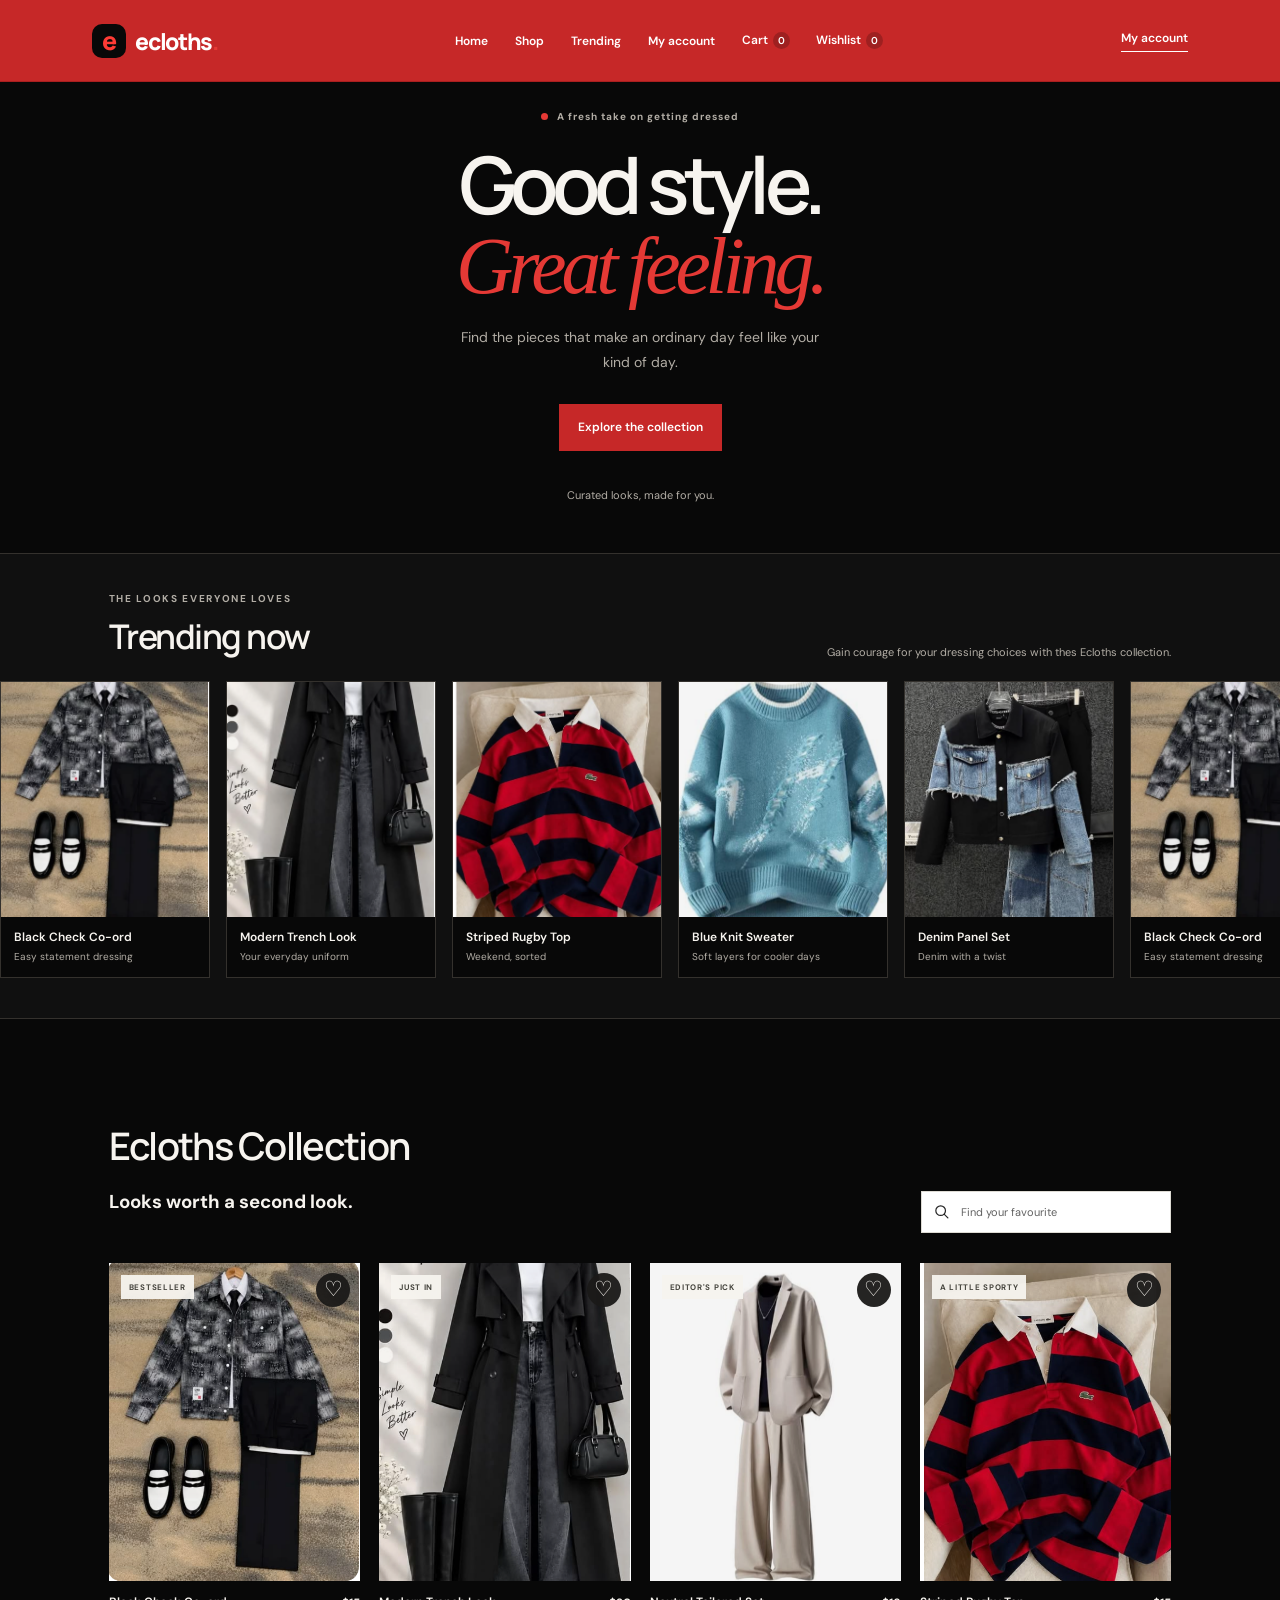
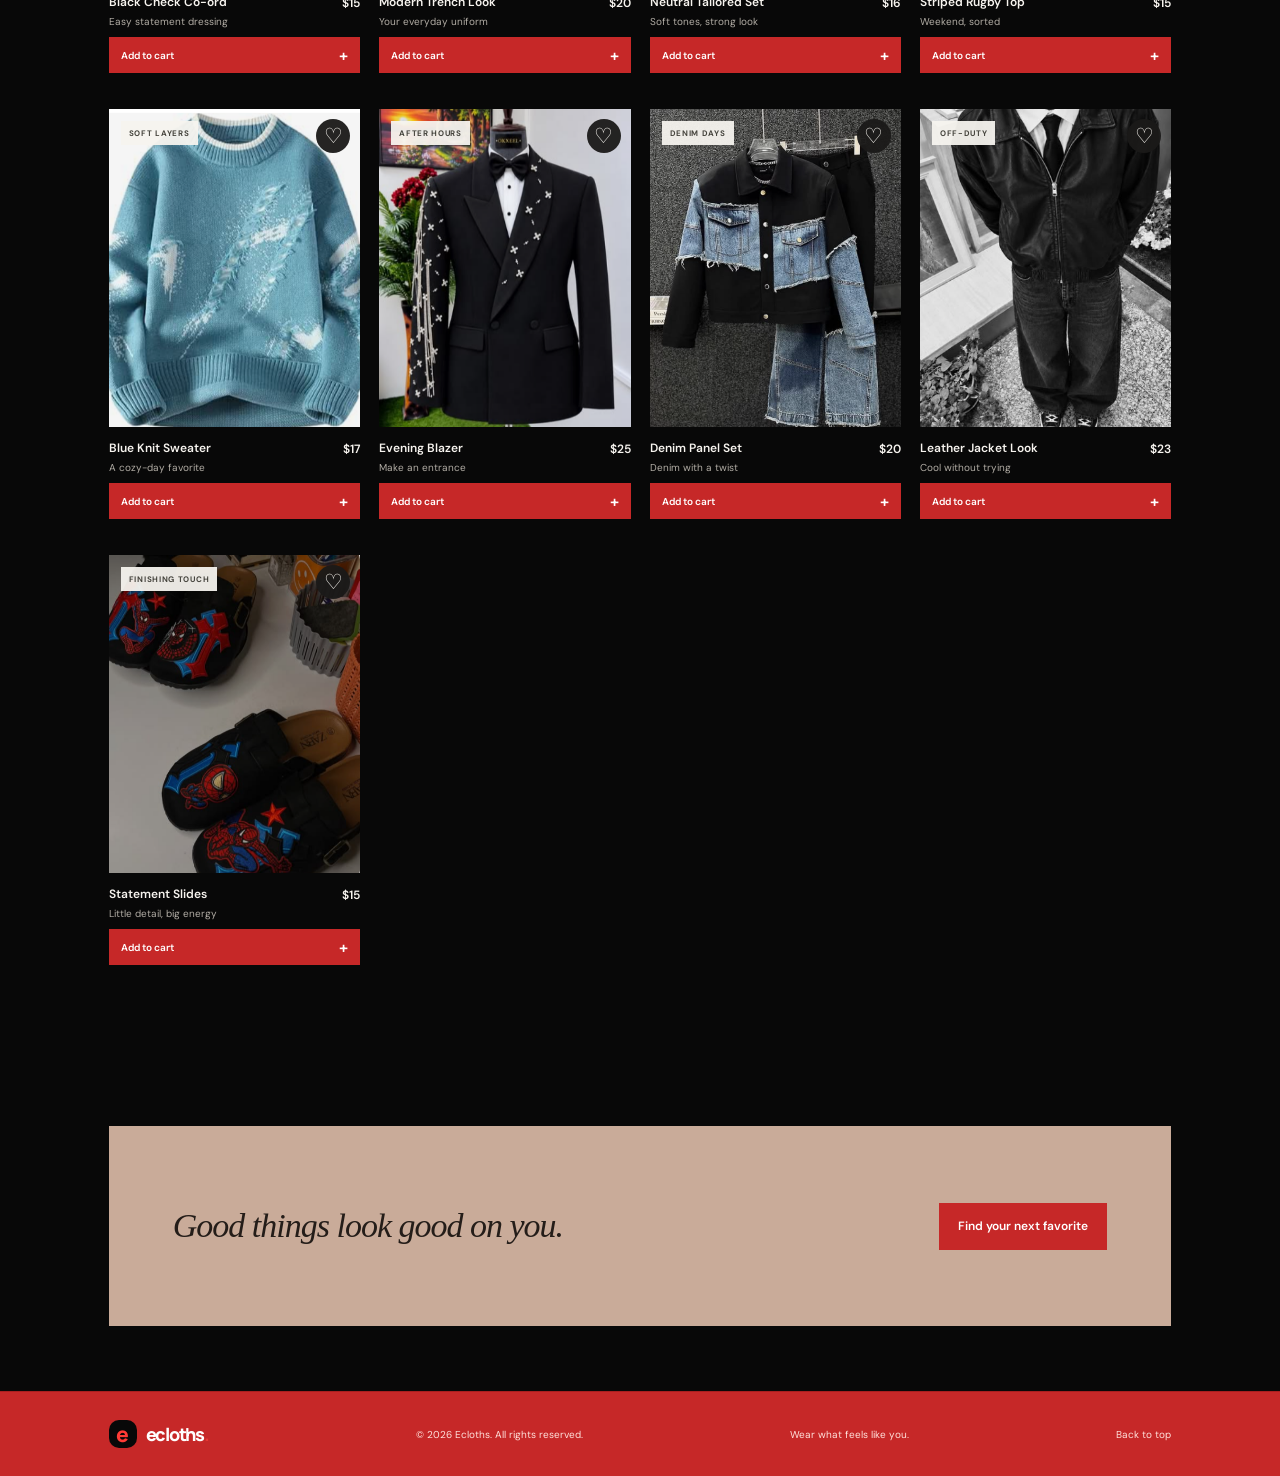
<file: index.html>
<!DOCTYPE html>
<html lang="en">
<head>
  <meta charset="utf-8">
  <meta name="viewport" content="width=device-width, initial-scale=1">
  <meta name="description" content="ecloth-Discover standout outfits and everyday style at Ecloths. Shop curated looks and manage delivery in one place.">
  <meta name="theme-color" content="#c62828">
  <title>ecloths Find your look</title>
  <link rel="icon" type="image/svg+xml" href="favicon.svg">
  <link rel="stylesheet" href="styles.css">
</head>
<body>
  <header class="site-header" id="home">
    <a class="brand" href="#home" aria-label="ecloths home">
      <span class="brand-mark" aria-hidden="true">e</span>
      <span>ecloths<span class="brand-period">.</span></span>
    </a>

    <nav class="main-nav" aria-label="Main navigation">
      <a href="#home">Home</a>
      <a href="#shop">Shop</a>
      <a href="#trending">Trending</a>
      <a href="account.html">My account</a>
      <a href="account.html#cart">Cart <span class="nav-count" id="cart-count">0</span></a>
      <a href="account.html#wishlist">Wishlist <span class="nav-count" id="wishlist-count">0</span></a>
    </nav>

    <a class="header-shop-link" href="account.html">My account</a>
  </header>

  <main>
    <section class="hero" aria-labelledby="hero-title">
      <div class="hero-copy">
        <p class="eyebrow"><span class="eyebrow-dot"></span> A fresh take on getting dressed</p>
        <h1 id="hero-title">Good style.<br><span>Great feeling.</span></h1>
        <p class="hero-description">Find the pieces that make an ordinary day feel like your kind of day.</p>
        <a class="button button-dark" href="#shop">Explore the collection</a>
        <p class="hero-note">Curated looks, made for you.</p>
      </div>
    </section>

    <section class="trending-section" id="trending" aria-labelledby="trending-title">
      <div class="trending-heading">
        <div><p class="eyebrow">THE LOOKS EVERYONE LOVES</p><h2 id="trending-title">Trending now</h2></div>
        <p>Gain courage for your dressing choices with thes Ecloths collection.</p>
      </div>
      <div class="trend-window">
        <div class="trend-track">
          <div class="trend-group">
            <article class="trend-card"><img src="images/pic1.jpg.png" alt="Black patterned shirt and tailored trousers"><div><h3>Black Check Co-ord</h3><p>Easy statement dressing</p></div></article>
            <article class="trend-card"><img src="images/pic2.jpg.png" alt="Long black coat styled with jeans"><div><h3>Modern Trench Look</h3><p>Your everyday uniform</p></div></article>
            <article class="trend-card"><img src="images/pic4.jpg.png" alt="Red and navy striped rugby shirt"><div><h3>Striped Rugby Top</h3><p>Weekend, sorted</p></div></article>
            <article class="trend-card"><img src="images/pic5.jpg.png" alt="Soft blue patterned knit sweater"><div><h3>Blue Knit Sweater</h3><p>Soft layers for cooler days</p></div></article>
            <article class="trend-card"><img src="images/pic7.jpg.png" alt="Black jacket with denim panels"><div><h3>Denim Panel Set</h3><p>Denim with a twist</p></div></article>
          </div>
          <div class="trend-group" aria-hidden="true">
            <article class="trend-card"><img src="images/pic1.jpg.png" alt=""><div><h3>Black Check Co-ord</h3><p>Easy statement dressing</p></div></article>
            <article class="trend-card"><img src="images/pic2.jpg.png" alt=""><div><h3>Modern Trench Look</h3><p>Your everyday uniform</p></div></article>
            <article class="trend-card"><img src="images/pic4.jpg.png" alt=""><div><h3>Striped Rugby Top</h3><p>Weekend, sorted</p></div></article>
            <article class="trend-card"><img src="images/pic5.jpg.png" alt=""><div><h3>Blue Knit Sweater</h3><p>Soft layers for cooler days</p></div></article>
            <article class="trend-card"><img src="images/pic7.jpg.png" alt=""><div><h3>Denim Panel Set</h3><p>Denim with a twist</p></div></article>
          </div>
        </div>
      </div>
    </section>

    <section class="shop-section" id="shop" aria-labelledby="shop-title">
      <div class="section-heading">
        <div>
          <p class="eyebrow"><h2>Ecloths Collection</h2></p>
          <h3 id="shop-title">Looks worth a second look<span>.</span></h3>
        </div>
        <label class="search-box">
          <svg viewBox="0 0 24 24" aria-hidden="true"><circle cx="10.8" cy="10.8" r="6.8"></circle><path d="m16 16 5 5"></path></svg>
          <input id="product-search" type="search" placeholder="Find your favourite" aria-label="Search outfits">
        </label>
      </div>

      <div class="product-grid" id="product-grid">
        <article class="product-card" data-name="black check co-ord shirt trousers">
          <div class="product-image-wrap">
            <img src="images/pic1.jpg.png" alt="Black patterned shirt styled with tailored trousers" loading="lazy">
            <span class="product-tag">BESTSELLER</span>
            <button class="wishlist-button" type="button" aria-label="Add Black Check Co-ord to wishlist" aria-pressed="false">♡</button>
          </div>
          <div class="product-info"><div><h3>Black Check Co-ord</h3><p>Easy statement dressing</p></div><strong>$15</strong></div>
          <button class="add-button" type="button">Add to cart <span aria-hidden="true">+</span></button>
        </article>

        <article class="product-card" data-name="modern trench coat denim black">
          <div class="product-image-wrap">
            <img src="images/pic2.jpg.png" alt="Long black coat styled with jeans and a shoulder bag" loading="lazy">
            <span class="product-tag">JUST IN</span>
            <button class="wishlist-button" type="button" aria-label="Add Modern Trench Look to wishlist" aria-pressed="false">♡</button>
          </div>
          <div class="product-info"><div><h3>Modern Trench Look</h3><p>Your everyday uniform</p></div><strong>$20</strong></div>
          <button class="add-button" type="button">Add to cart <span aria-hidden="true">+</span></button>
        </article>

        <article class="product-card" data-name="neutral tailored set blazer trousers">
          <div class="product-image-wrap">
            <img src="images/pic3.jpg.png" alt="Neutral blazer and matching wide-leg trousers" loading="lazy">
            <span class="product-tag">EDITOR'S PICK</span>
            <button class="wishlist-button" type="button" aria-label="Add Neutral Tailored Set to wishlist" aria-pressed="false">♡</button>
          </div>
          <div class="product-info"><div><h3>Neutral Tailored Set</h3><p>Soft tones, strong look</p></div><strong>$16</strong></div>
          <button class="add-button" type="button">Add to cart <span aria-hidden="true">+</span></button>
        </article>

        <article class="product-card" data-name="striped rugby polo shirt red navy">
          <div class="product-image-wrap">
            <img src="images/pic4.jpg.png" alt="Red and navy striped rugby shirt" loading="lazy">
            <span class="product-tag">A LITTLE SPORTY</span>
            <button class="wishlist-button" type="button" aria-label="Add Striped Rugby Top to wishlist" aria-pressed="false">♡</button>
          </div>
          <div class="product-info"><div><h3>Striped Rugby Top</h3><p>Weekend, sorted</p></div><strong>$15</strong></div>
          <button class="add-button" type="button">Add to cart <span aria-hidden="true">+</span></button>
        </article>

        <article class="product-card" data-name="blue knit sweater jumper">
          <div class="product-image-wrap">
            <img src="images/pic5.jpg.png" alt="Soft blue patterned knit sweater" loading="lazy">
            <span class="product-tag">SOFT LAYERS</span>
            <button class="wishlist-button" type="button" aria-label="Add Blue Knit Sweater to wishlist" aria-pressed="false">♡</button>
          </div>
          <div class="product-info"><div><h3>Blue Knit Sweater</h3><p>A cozy-day favorite</p></div><strong>$17</strong></div>
          <button class="add-button" type="button">Add to cart <span aria-hidden="true">+</span></button>
        </article>

        <article class="product-card" data-name="evening blazer black suit formal">
          <div class="product-image-wrap">
            <img src="images/pic6.jpg.png" alt="Black formal blazer with embroidered details" loading="lazy">
            <span class="product-tag">AFTER HOURS</span>
            <button class="wishlist-button" type="button" aria-label="Add Evening Blazer to wishlist" aria-pressed="false">♡</button>
          </div>
          <div class="product-info"><div><h3>Evening Blazer</h3><p>Make an entrance</p></div><strong>$25</strong></div>
          <button class="add-button" type="button">Add to cart <span aria-hidden="true">+</span></button>
        </article>

        <article class="product-card" data-name="denim panel set jacket jeans">
          <div class="product-image-wrap">
            <img src="images/pic7.jpg.png" alt="Black jacket with denim panels and matching jeans" loading="lazy">
            <span class="product-tag">DENIM DAYS</span>
            <button class="wishlist-button" type="button" aria-label="Add Denim Panel Set to wishlist" aria-pressed="false">♡</button>
          </div>
          <div class="product-info"><div><h3>Denim Panel Set</h3><p>Denim with a twist</p></div><strong>$20</strong></div>
          <button class="add-button" type="button">Add to cart <span aria-hidden="true">+</span></button>
        </article>

        <article class="product-card" data-name="leather jacket look black">
          <div class="product-image-wrap">
            <img src="images/pic8.jpg.png" alt="Black leather jacket and dark denim outfit" loading="lazy">
            <span class="product-tag">OFF-DUTY</span>
            <button class="wishlist-button" type="button" aria-label="Add Leather Jacket Look to wishlist" aria-pressed="false">♡</button>
          </div>
          <div class="product-info"><div><h3>Leather Jacket Look</h3><p>Cool without trying</p></div><strong>$23</strong></div>
          <button class="add-button" type="button">Add to cart <span aria-hidden="true">+</span></button>
        </article>

        <article class="product-card" data-name="statement slides clogs shoes">
          <div class="product-image-wrap">
            <img src="images/clogs2.png" alt="Black statement slides with colorful graphic details" loading="lazy">
            <span class="product-tag">FINISHING TOUCH</span>
            <button class="wishlist-button" type="button" aria-label="Add Statement Slides to wishlist" aria-pressed="false">♡</button>
          </div>
          <div class="product-info"><div><h3>Statement Slides</h3><p>Little detail, big energy</p></div><strong>$15</strong></div>
          <button class="add-button" type="button">Add to cart <span aria-hidden="true">+</span></button>
        </article>
      </div>
      <p class="empty-search" id="empty-search" hidden>The clothing is currently unavailable in the store.</p>
    </section>

    <section class="style-note">
      <h2>Good things look good on you.</h2>
      <a class="button button-light" href="#shop">Find your next favorite</a>
    </section>
  </main>

  <footer class="site-footer">
    <a class="brand footer-brand" href="#home"><span class="brand-mark" aria-hidden="true">e</span><span>ecloths<span class="brand-period">.</span></span></a>
    <p>© 2026 Ecloths. All rights reserved.</p>
    <p>Wear what feels like you.</p>
    <a href="#home">Back to top</a>
  </footer>

  <div class="toast" id="toast" role="status" aria-live="polite"></div>
  <script src="store.js"></script>
  <script src="script.js"></script>
</body>
</html>
</file>
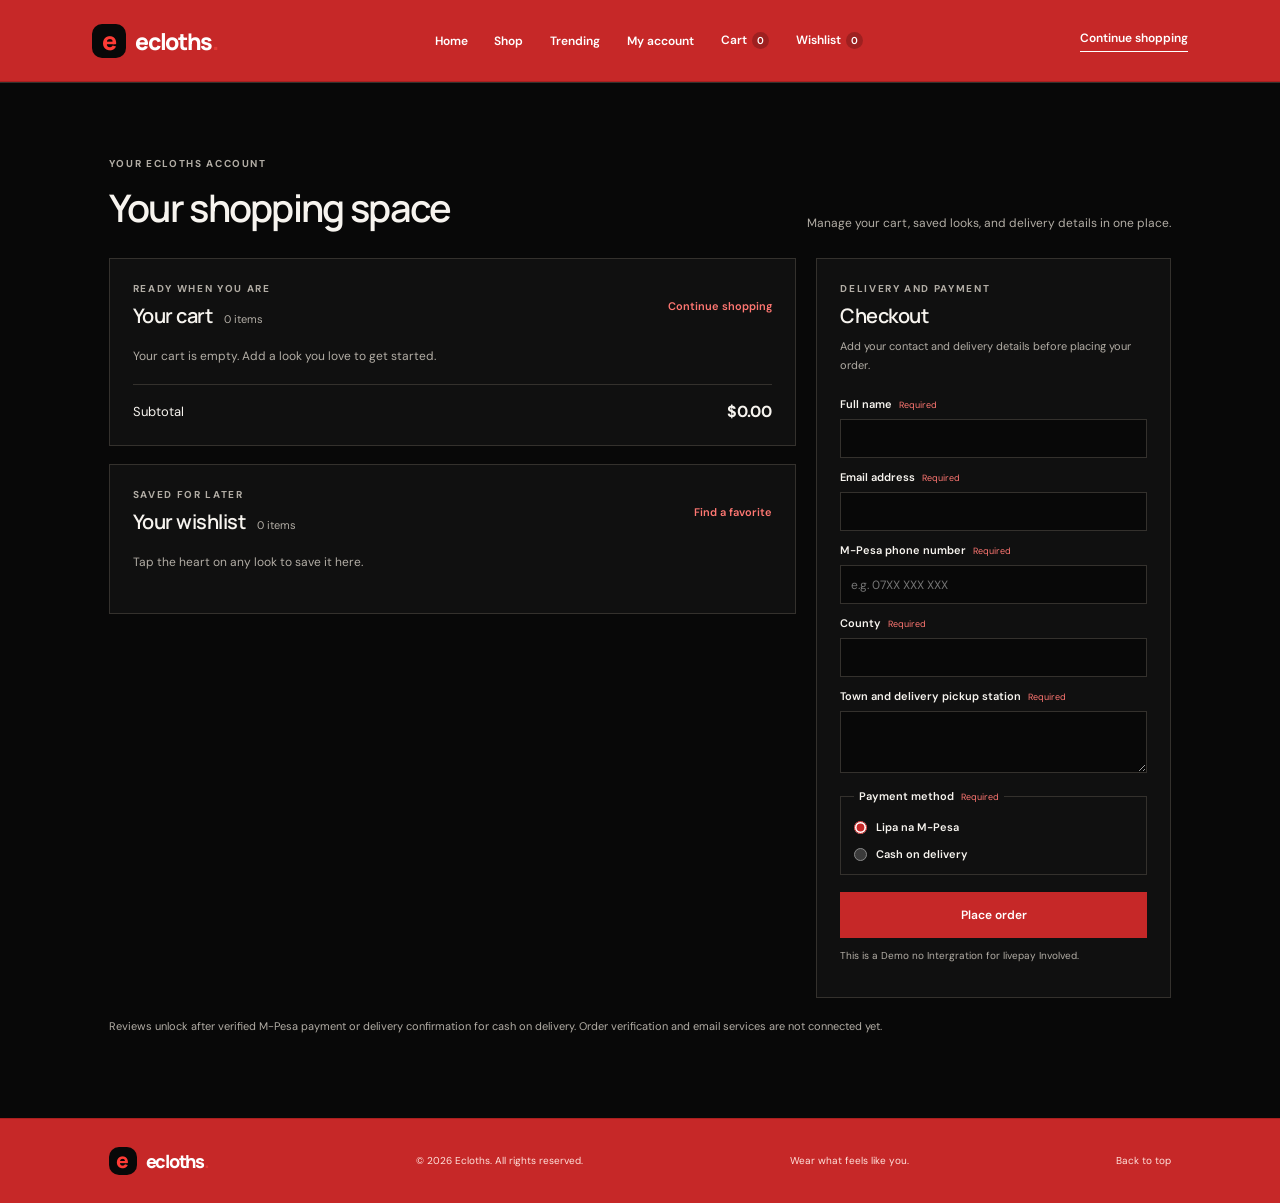
<file: account.html>
<!DOCTYPE html>
<html lang="en">
<head>
  <meta charset="utf-8">
  <meta name="viewport" content="width=device-width, initial-scale=1">
  <meta name="description" content="Manage your Ecloths cart, wishlist, and delivery details.">
  <meta name="theme-color" content="#c62828">
  <title>My account — Ecloths</title>
  <link rel="icon" type="image/svg+xml" href="favicon.svg">
  <link rel="stylesheet" href="styles.css">
</head>
<body>
  <header class="site-header" id="home">
    <a class="brand" href="index.html" aria-label="Ecloths home">
      <span class="brand-mark" aria-hidden="true">e</span>
      <span>ecloths<span class="brand-period">.</span></span>
    </a>
    <nav class="main-nav" aria-label="Main navigation">
      <a href="index.html">Home</a>
      <a href="index.html#shop">Shop</a>
      <a href="index.html#trending">Trending</a>
      <a href="#account" aria-current="page">My account</a>
      <a href="#cart">Cart <span class="nav-count" id="cart-count">0</span></a>
      <a href="#wishlist">Wishlist <span class="nav-count" id="wishlist-count">0</span></a>
    </nav>
    <a class="header-shop-link" href="index.html#shop">Continue shopping</a>
  </header>

  <main class="account-page" id="account">
    <section class="account-section" aria-labelledby="account-title">
      <div class="section-heading account-heading">
        <div>
          <p class="eyebrow">YOUR Ecloths ACCOUNT</p>
          <h1 id="account-title">Your shopping space</h1>
        </div>
        <p class="account-intro">Manage your cart, saved looks, and delivery details in one place.</p>
      </div>
      <div class="account-layout">
        <div class="account-main">
          <section class="account-panel" id="cart" aria-labelledby="cart-title">
            <div class="panel-heading">
              <div><p class="eyebrow">READY WHEN YOU ARE</p><h2 id="cart-title">Your cart <span class="panel-count" id="cart-panel-count">0 items</span></h2></div>
              <a href="index.html#shop">Continue shopping</a>
            </div>
            <div id="cart-items" class="cart-items" aria-live="polite"></div>
            <p class="empty-message" id="cart-empty">Your cart is empty. Add a look you love to get started.</p>
            <div class="cart-total"><span>Subtotal</span><strong id="cart-total">$0.00</strong></div>
          </section>

          <section class="account-panel" id="wishlist" aria-labelledby="wishlist-title">
            <div class="panel-heading">
              <div><p class="eyebrow">SAVED FOR LATER</p><h2 id="wishlist-title">Your wishlist <span class="panel-count" id="wishlist-panel-count">0 items</span></h2></div>
              <a href="index.html#shop">Find a favorite</a>
            </div>
            <div id="wishlist-items" class="wishlist-items" aria-live="polite"></div>
            <p class="empty-message" id="wishlist-empty">Tap the heart on any look to save it here.</p>
          </section>
        </div>

        <aside class="account-panel checkout-panel" aria-labelledby="checkout-title">
          <p class="eyebrow">DELIVERY AND PAYMENT</p>
          <h2 id="checkout-title">Checkout</h2>
          <p class="checkout-intro">Add your contact and delivery details before placing your order.</p>
          <form id="checkout-form">
            <label for="customer-name">Full name <span class="required-label">Required</span></label>
            <input id="customer-name" name="name" autocomplete="name" required>
            <label for="customer-email">Email address <span class="required-label">Required</span></label>
            <input id="customer-email" name="email" type="email" autocomplete="email" required>
            <label for="customer-phone">M-Pesa phone number <span class="required-label">Required</span></label>
            <input id="customer-phone" name="phone" type="tel" autocomplete="tel" placeholder="e.g. 07XX XXX XXX" required>
            <label for="delivery-county">County <span class="required-label">Required</span></label>
            <input id="delivery-county" name="county" autocomplete="address-level1" required>
            <label for="delivery-location">Town and delivery pickup station <span class="required-label">Required</span></label>
            <textarea id="delivery-location" name="address" autocomplete="street-address" rows="3" required></textarea>
            <fieldset class="payment-methods">
              <legend>Payment method <span class="required-label">Required</span></legend>
              <label><input type="radio" name="paymentMethod" value="mpesa" checked required> Lipa na M-Pesa</label>
              <label><input type="radio" name="paymentMethod" value="cod" required> Cash on delivery</label>
            </fieldset>
            <button class="button checkout-button" type="submit">Place order</button>
            <p class="payment-note">This is a Demo no Intergration for livepay Involved.</p>
            <p class="checkout-message" id="checkout-message" role="status" aria-live="polite"></p>
          </form>
        </aside>
      </div>
      <p class="review-access-note" id="review-access-status" role="status" aria-live="polite">Reviews unlock after an M-Pesa payment is verified or a cash-on-delivery order is marked delivered.</p>
      <section class="account-panel review-access-panel" id="review-panel" aria-labelledby="review-title" hidden>
        <p class="eyebrow">YOUR COMPLETED ORDERS</p>
        <h2 id="review-title">Review a purchase</h2>
        <form class="review-form" id="review-form">
          <label for="review-order">Completed order</label>
          <select id="review-order" name="orderId" required>
            <option value="">Choose an order</option>
          </select>
          <label for="review-product">Purchased item</label>
          <select id="review-product" name="productId" required disabled>
            <option value="">Choose an item</option>
          </select>
          <fieldset class="star-rating">
            <legend>Your rating <span class="required-label">Required</span></legend>
            <div class="star-rating-options">
              <input id="review-rating-5" name="rating" type="radio" value="5" required>
              <label for="review-rating-5" aria-label="5 stars">★</label>
              <input id="review-rating-4" name="rating" type="radio" value="4">
              <label for="review-rating-4" aria-label="4 stars">★</label>
              <input id="review-rating-3" name="rating" type="radio" value="3">
              <label for="review-rating-3" aria-label="3 stars">★</label>
              <input id="review-rating-2" name="rating" type="radio" value="2">
              <label for="review-rating-2" aria-label="2 stars">★</label>
              <input id="review-rating-1" name="rating" type="radio" value="1">
              <label for="review-rating-1" aria-label="1 star">★</label>
            </div>
          </fieldset>
          <label for="review-comment">Your review</label>
          <textarea id="review-comment" name="comment" rows="4" maxlength="600" required></textarea>
          <button class="button review-submit" type="submit">Submit review</button>
          <p class="review-note">The review service must confirm delivery to both the customer and the store.</p>
          <p class="checkout-message" id="review-message" role="status" aria-live="polite"></p>
        </form>
      </section>
    </section>
  </main>

  <footer class="site-footer">
    <a class="brand footer-brand" href="index.html"><span class="brand-mark" aria-hidden="true">e</span><span>ecloths<span class="brand-period">.</span></span></a>
    <p>© 2026 Ecloths. All rights reserved.</p>
    <p>Wear what feels like you.</p>
    <a href="#home">Back to top</a>
  </footer>

  <div class="toast" id="toast" role="status" aria-live="polite"></div>
  <script src="store.js"></script>
  <script src="script.js"></script>
</body>
</html>
</file>
<file: styles.css>
@import url("https://fonts.googleapis.com/css2?family=DM+Sans:wght@400;500;600;700&family=Manrope:wght@400;500;600;700;800&display=swap");

:root {
  color-scheme: dark;
  --paper: #080808;
  --ink: #f7f4ef;
  --muted: #b2ada5;
  --line: #34312d;
  --accent: #e53935;
  --red: #c62828;
  --serif: Georgia, "Times New Roman", serif;
  font-family: "DM Sans", Arial, sans-serif;
  color: var(--ink);
  background: var(--paper);
  font-synthesis: none;
  text-rendering: optimizeLegibility;
}

* {
  box-sizing: border-box;
}

html {
  scroll-behavior: smooth;
}

body {
  min-width: 320px;
  margin: 0;
  background: var(--paper);
}

button,
input {
  font: inherit;
}

a {
  color: inherit;
  text-decoration: none;
}

button:focus-visible,
a:focus-visible,
input:focus-visible,
select:focus-visible,
textarea:focus-visible {
  outline: 2px solid var(--accent);
  outline-offset: 4px;
}

.site-header {
  position: fixed;
  z-index: 2;
  display: flex;
  width: 100%;
  min-height: 82px;
  align-items: center;
  justify-content: space-between;
  gap: 28px;
  padding: 0 7.2%;
  border-bottom: 1px solid #a91f1f;
  background: var(--red);
  color: #fff;
}

.brand {
  display: inline-flex;
  flex: 0 0 auto;
  align-items: center;
  gap: 9px;
  font-family: "Manrope", Arial, sans-serif;
  font-size: 23px;
  font-weight: 800;
  letter-spacing: -1.3px;
}

.brand-mark {
  display: grid;
  width: 34px;
  height: 34px;
  place-items: center;
  border-radius: 10px;
  background: #080808;
  color: #ff3b35;
  font-family: "Manrope", Arial, sans-serif;
  font-size: 25px;
  font-weight: 800;
  line-height: 1;
  letter-spacing: 0;
}

.brand-period,
.section-heading h2 span {
  color: var(--accent);
}

.main-nav {
  display: flex;
  align-items: center;
  justify-content: center;
  gap: clamp(14px, 2.1vw, 29px);
}

.main-nav a,
.header-shop-link {
  font-size: 12px;
  font-weight: 600;
  white-space: nowrap;
}

.main-nav a {
  transition: color 160ms ease;
}

.main-nav a:hover,
.header-shop-link:hover {
  color: #ffd2ca;
}

.nav-count {
  display: inline-grid;
  min-width: 17px;
  height: 17px;
  margin-left: 2px;
  padding: 0 4px;
  place-items: center;
  border-radius: 20px;
  background: rgba(0, 0, 0, 0.2);
  color: #fff;
  font-size: 10px;
}

.header-shop-link {
  padding-bottom: 5px;
  border-bottom: 1px solid currentColor;
}

.header-shop-link span {
  margin-left: 5px;
}

.hero {
  display: grid;
  min-height: 420px;
  place-items: center;
  padding: 110px 8% 40px;
}

.hero-copy {
  position: relative;
  z-index: 1;
  max-width: 680px;
  text-align: center;
}

.eyebrow {
  margin: 0 0 16px;
  color: var(--muted);
  font-size: 10px;
  font-weight: 700;
  letter-spacing: 1.65px;
  text-transform: uppercase;
}

.hero-copy .eyebrow {
  display: flex;
  align-items: center;
  justify-content: center;
  gap: 9px;
  letter-spacing: 1px;
  text-transform: none;
}

.eyebrow-dot {
  width: 7px;
  height: 7px;
  border-radius: 50%;
  background: var(--accent);
}

.hero h1 {
  margin: 22px 0 20px;
  font-family: "Manrope", Arial, sans-serif;
  font-size: clamp(48px, 6.2vw, 82px);
  font-weight: 600;
  letter-spacing: -5.8px;
  line-height: 0.99;
}

.hero h1 span {
  color: var(--accent);
  font-family: var(--serif);
  font-weight: 400;
  font-style: italic;
  letter-spacing: -5px;
}

.hero-description {
  max-width: 360px;
  margin: 0 auto 28px;
  color: var(--muted);
  font-size: 14px;
  line-height: 1.8;
}

.button {
  display: inline-flex;
  min-height: 47px;
  align-items: center;
  justify-content: center;
  gap: 25px;
  padding: 0 19px;
  font-size: 12px;
  font-weight: 600;
  transition: transform 160ms ease, background 160ms ease;
}

.button:hover {
  transform: translateY(-2px);
}

.button-dark {
  background: var(--red);
  color: #fff;
}

.button-dark:hover {
  background: #a91f1f;
}

.hero-note {
  margin-top: 37px;
  color: var(--muted);
  font-size: 11px;
}

.trending-section {
  padding: 38px 0 40px;
  overflow: hidden;
  border-top: 1px solid var(--line);
  border-bottom: 1px solid var(--line);
  background: #101010;
  scroll-margin-top: 105px;
}

.trending-heading > p {
  margin: 0;
  color: var(--muted);
  font-size: 11px;
}

.trending-heading {
  display: flex;
  align-items: end;
  justify-content: space-between;
  gap: 20px;
  margin: 0 8.5% 22px;
}

.trending-heading .eyebrow {
  margin-bottom: 8px;
}

.trending-heading h2 {
  margin: 0;
  font-family: "Manrope", Arial, sans-serif;
  font-size: clamp(24px, 3vw, 34px);
  font-weight: 600;
  letter-spacing: -1.5px;
}

.trending-heading > a {
  color: #ff7772;
  font-size: 11px;
  font-weight: 600;
}

.trend-window {
  overflow: hidden;
}

.trend-track,
.trend-group {
  display: flex;
  width: max-content;
  align-items: center;
}

.trend-track {
  animation: trend-scroll 46s linear infinite;
}

.trend-window:hover .trend-track,
.trend-window:focus-within .trend-track {
  animation-play-state: paused;
}

.trend-group {
  gap: 16px;
  padding-right: 16px;
}

.trend-card {
  width: 210px;
  flex: 0 0 auto;
  overflow: hidden;
  border: 1px solid var(--line);
  background: var(--paper);
}

.trend-card img {
  display: block;
  width: 100%;
  height: 235px;
  object-fit: cover;
}

.trend-card > div {
  padding: 12px 13px 14px;
}

.trend-card h3 {
  margin: 0 0 5px;
  font-size: 12px;
  font-weight: 600;
}

.trend-card p {
  margin: 0;
  color: var(--muted);
  font-size: 10px;
}

@keyframes trend-scroll {
  to {
    transform: translateX(-50%);
  }
}

.shop-section {
  padding: 89px 8.5% 96px;
  scroll-margin-top: 105px;
}

.section-heading {
  display: flex;
  align-items: end;
  justify-content: space-between;
  gap: 24px;
  margin-bottom: 30px;
}

.section-heading .eyebrow {
  margin-bottom: 11px;
}

.section-heading h2,
.account-heading h1 {
  margin: 0;
  font-family: "Manrope", Arial, sans-serif;
  font-size: clamp(25px, 3.2vw, 38px);
  font-weight: 600;
  letter-spacing: -1.7px;
}

.search-box {
  display: flex;
  width: min(250px, 100%);
  height: 42px;
  align-items: center;
  gap: 9px;
  padding: 0 11px;
  border: 1px solid #dedbd4;
  background: #fff;
}

.search-box svg {
  width: 17px;
  height: 17px;
  flex: 0 0 auto;
  fill: none;
  stroke: #242424;
  stroke-linecap: round;
  stroke-width: 1.7;
}

.search-box input {
  width: 100%;
  min-width: 0;
  border: 0;
  outline: 0;
  background: transparent;
  color: #171717;
  font-size: 11px;
}

.search-box input::placeholder {
  color: #626262;
}

.product-grid {
  display: grid;
  grid-template-columns: repeat(4, minmax(0, 1fr));
  gap: 36px 19px;
}

.product-card[hidden] {
  display: none;
}

.product-image-wrap {
  position: relative;
  aspect-ratio: 0.79;
  overflow: hidden;
  background: #e9e6df;
}

.product-image-wrap img {
  display: block;
  width: 100%;
  height: 100%;
  object-fit: cover;
  transition: transform 400ms cubic-bezier(0.2, 0.7, 0.2, 1);
}

.product-card:hover .product-image-wrap img {
  transform: scale(1.035);
}

.product-tag {
  position: absolute;
  top: 12px;
  left: 12px;
  padding: 7px 8px;
  background: rgba(247, 245, 240, 0.94);
  color: #45443d;
  font-size: 8px;
  font-weight: 700;
  letter-spacing: 0.7px;
}

.wishlist-button {
  position: absolute;
  top: 10px;
  right: 10px;
  display: grid;
  width: 34px;
  height: 34px;
  place-items: center;
  border: 0;
  border-radius: 50%;
  background: rgba(27, 26, 25, 0.95);
  color: var(--ink);
  cursor: pointer;
  font-size: 21px;
  line-height: 1;
  transition: color 150ms ease, transform 150ms ease;
}

.wishlist-button:hover {
  transform: scale(1.08);
}

.wishlist-button[aria-pressed="true"] {
  color: var(--accent);
}

.product-info {
  display: flex;
  align-items: start;
  justify-content: space-between;
  gap: 8px;
  padding: 13px 0 9px;
}

.product-info h3 {
  margin: 0 0 5px;
  font-size: 12px;
  font-weight: 600;
}

.product-info p {
  margin: 0;
  color: var(--muted);
  font-size: 10px;
}

.product-info strong {
  flex: 0 0 auto;
  padding-top: 1px;
  font-size: 12px;
  font-weight: 600;
}

.add-button {
  display: flex;
  width: 100%;
  min-height: 36px;
  align-items: center;
  justify-content: space-between;
  padding: 0 11px;
  border: 1px solid var(--red);
  background: var(--red);
  color: #fff;
  cursor: pointer;
  font-size: 10px;
  font-weight: 600;
  transition: background 150ms ease, border-color 150ms ease, color 150ms ease;
}

.add-button span {
  font-size: 16px;
}

.add-button:hover {
  border-color: #a91f1f;
  background: #a91f1f;
  color: white;
}

.empty-search {
  padding: 28px 0;
  color: var(--muted);
  font-size: 13px;
  text-align: center;
}

.review-form {
  display: grid;
  gap: 9px;
  padding: 22px;
  border: 1px solid var(--line);
  background: #101010;
}

.review-form > label:not(.purchase-confirmation) {
  margin-top: 3px;
  font-size: 11px;
  font-weight: 600;
}

.review-form input:not([type="checkbox"]):not([type="radio"]),
.review-form select,
.review-form textarea {
  width: 100%;
  min-height: 39px;
  padding: 9px 10px;
  border: 1px solid var(--line);
  border-radius: 0;
  background: #fff;
  color: #171717;
  font: inherit;
  font-size: 12px;
}

.star-rating {
  min-width: 0;
  margin: 0;
  padding: 0;
  border: 0;
}

.star-rating legend {
  margin-bottom: 8px;
  font-size: 11px;
  font-weight: 600;
}

.star-rating-options {
  display: flex;
  flex-direction: row-reverse;
  justify-content: flex-end;
  gap: 5px;
}

.star-rating-options input {
  position: absolute;
  width: 1px;
  height: 1px;
  overflow: hidden;
  clip: rect(0, 0, 0, 0);
  white-space: nowrap;
  clip-path: inset(50%);
}

.star-rating-options label {
  color: #777;
  cursor: pointer;
  font-size: 30px;
  line-height: 1;
}

.star-rating-options input:checked + label,
.star-rating-options input:checked ~ label {
  color: #f5c542;
}

.star-rating-options input:focus-visible + label {
  outline: 2px solid var(--accent);
  outline-offset: 3px;
}

.star-rating-options label:hover {
  color: #f5c542;
}

.review-form textarea {
  resize: vertical;
}

.review-submit {
  border: 0;
  background: var(--red);
  color: #fff;
  cursor: pointer;
}

.review-submit:hover {
  background: #a91f1f;
}

.review-note {
  margin: 3px 0 0;
  color: var(--muted);
  font-size: 10px;
  line-height: 1.6;
}

.account-section {
  padding: 74px 8.5% 82px;
  border-top: 1px solid var(--line);
  scroll-margin-top: 125px;
}

.account-page {
  padding-top: 82px;
}

.account-heading {
  margin-bottom: 25px;
}

.account-intro,
.checkout-intro {
  max-width: 380px;
  margin: 0;
  color: var(--muted);
  font-size: 12px;
  line-height: 1.7;
}

.account-layout {
  display: grid;
  grid-template-columns: minmax(0, 1.55fr) minmax(265px, 0.8fr);
  align-items: start;
  gap: 20px;
}

.account-main {
  display: grid;
  gap: 18px;
}

.account-panel {
  min-width: 0;
  padding: 23px;
  border: 1px solid var(--line);
  background: #101010;
  scroll-margin-top: 125px;
}

.panel-heading {
  display: flex;
  align-items: center;
  justify-content: space-between;
  gap: 12px;
  margin-bottom: 18px;
}

.panel-heading .eyebrow,
.checkout-panel > .eyebrow {
  margin-bottom: 7px;
}

.panel-heading h2,
.checkout-panel h2 {
  margin: 0;
  font-family: "Manrope", Arial, sans-serif;
  font-size: 20px;
  font-weight: 600;
  letter-spacing: -0.5px;
}

.panel-heading > a {
  color: #ff7772;
  font-size: 11px;
  font-weight: 600;
}

.panel-count {
  margin-left: 8px;
  color: var(--muted);
  font-family: "DM Sans", Arial, sans-serif;
  font-size: 11px;
  font-weight: 400;
  letter-spacing: 0;
}

.cart-row,
.wishlist-row {
  display: flex;
  min-width: 0;
  align-items: center;
  gap: 14px;
  padding: 13px 0;
  border-top: 1px solid var(--line);
}

.cart-row img,
.wishlist-row img {
  width: 58px;
  height: 70px;
  flex: 0 0 auto;
  object-fit: cover;
  background: #222;
}

.cart-product {
  min-width: 0;
  flex: 1 1 auto;
}

.cart-product h3 {
  margin: 0 0 5px;
  font-size: 12px;
  font-weight: 600;
}

.cart-product p {
  margin: 0;
  color: var(--muted);
  font-size: 11px;
}

.quantity-control {
  display: inline-flex;
  align-items: center;
  gap: 10px;
  padding: 4px;
  border: 1px solid var(--line);
  font-size: 12px;
}

.quantity-control button {
  width: 25px;
  height: 25px;
  border: 0;
  background: #242424;
  color: var(--ink);
  cursor: pointer;
}

.row-total {
  min-width: 62px;
  font-size: 12px;
  text-align: right;
}

.remove-button {
  padding: 5px 0;
  border: 0;
  background: none;
  color: var(--muted);
  cursor: pointer;
  font-size: 10px;
  text-decoration: underline;
  text-underline-offset: 3px;
}

.remove-button:hover {
  color: #ff7772;
}

.empty-message {
  margin: 4px 0 18px;
  color: var(--muted);
  font-size: 12px;
  line-height: 1.6;
}

.empty-message[hidden] {
  display: none;
}

.cart-total {
  display: flex;
  align-items: center;
  justify-content: space-between;
  padding-top: 16px;
  border-top: 1px solid var(--line);
  font-size: 13px;
}

.cart-total strong {
  font-size: 16px;
}

.checkout-panel {
  position: sticky;
  top: 105px;
}

.checkout-intro {
  margin: 8px 0 19px;
  font-size: 11px;
}

.checkout-panel form {
  display: grid;
  gap: 8px;
}

.payment-methods {
  display: grid;
  gap: 9px;
  margin: 8px 0 0;
  padding: 13px;
  border: 1px solid var(--line);
}

.payment-methods legend {
  padding: 0 5px;
  font-size: 11px;
  font-weight: 600;
}

.payment-methods label {
  display: flex;
  align-items: center;
  gap: 9px;
}

.payment-methods input[type="radio"] {
  width: auto;
  min-height: 0;
  margin: 0;
  padding: 0;
  accent-color: var(--red);
}

.checkout-panel label {
  margin-top: 4px;
  font-size: 11px;
  font-weight: 600;
}

.required-label {
  margin-left: 4px;
  color: #ff7772;
  font-size: 9px;
  font-weight: 400;
}

.checkout-panel input,
.checkout-panel textarea {
  width: 100%;
  min-height: 39px;
  padding: 9px 10px;
  border: 1px solid var(--line);
  border-radius: 0;
  background: #080808;
  color: var(--ink);
  font-size: 12px;
  resize: vertical;
}

.checkout-button {
  width: 100%;
  min-height: 46px;
  margin-top: 9px;
  border: 0;
  background: var(--red);
  color: #fff;
  cursor: pointer;
}

.checkout-button:hover {
  background: #a91f1f;
}

.payment-note,
.checkout-message {
  margin: 2px 0 0;
  color: var(--muted);
  font-size: 10px;
  line-height: 1.6;
}

.checkout-message:not(:empty) {
  padding: 9px;
  border: 1px solid var(--line);
  color: var(--ink);
}

.review-access-note {
  margin: 20px 0 0;
  color: var(--muted);
  font-size: 11px;
  line-height: 1.6;
}

.review-access-panel {
  margin-top: 20px;
}

.review-access-panel[hidden] {
  display: none;
}

.style-note {
  display: flex;
  min-height: 200px;
  align-items: center;
  justify-content: space-between;
  gap: 24px;
  margin: 65px 8.5%;
  padding: 36px 5%;
  background: #c9ab99;
}

.style-note h2 {
  margin: 0;
  color: #241d19;
  font-family: var(--serif);
  font-size: clamp(25px, 3vw, 34px);
  font-style: italic;
  font-weight: 400;
  letter-spacing: -1px;
}

.button-light {
  flex: 0 0 auto;
  background: var(--red);
  color: #fff;
}

.button-light:hover {
  background: #a91f1f;
}

.site-footer {
  display: flex;
  min-height: 85px;
  align-items: center;
  justify-content: space-between;
  gap: 20px;
  padding: 16px 8.5%;
  border-top: 1px solid #a91f1f;
  background: var(--red);
  color: #fff;
}

.footer-brand {
  font-size: 18px;
}

.footer-brand .brand-mark {
  width: 28px;
  height: 28px;
  font-size: 21px;
}

.site-footer p,
.site-footer > a:last-child {
  color: #ffe2dc;
  font-size: 10px;
}

.site-footer > a:last-child:hover {
  color: #fff;
}

.toast {
  position: fixed;
  z-index: 5;
  right: 22px;
  bottom: 22px;
  max-width: min(360px, calc(100vw - 44px));
  padding: 13px 17px;
  background: var(--ink);
  box-shadow: 0 8px 25px rgba(0, 0, 0, 0.18);
  color: white;
  font-size: 12px;
  opacity: 0;
  pointer-events: none;
  transform: translateY(8px);
  transition: opacity 180ms ease, transform 180ms ease;
}

.toast.is-visible {
  opacity: 1;
  transform: translateY(0);
}

@media (max-width: 1050px) {
  .site-header {
    flex-wrap: wrap;
    justify-content: center;
    gap: 12px 25px;
    padding: 15px 4%;
  }

  .main-nav {
    order: 3;
    width: 100%;
    justify-content: center;
    gap: clamp(11px, 2.8vw, 25px);
  }

  .header-shop-link {
    margin-left: auto;
  }

  .product-grid {
    grid-template-columns: repeat(3, minmax(0, 1fr));
  }

  .trending-section,
  .shop-section,
  .account-section,
  .account-panel {
    scroll-margin-top: 160px;
  }
}

@media (max-width: 650px) {
  .site-header {
    justify-content: space-between;
    padding: 13px 5%;
  }

  .brand {
    font-size: 21px;
  }

  .main-nav {
    justify-content: flex-start;
    min-width: 0;
    gap: 19px;
    padding: 4px 0 2px;
    overflow-x: auto;
    scrollbar-width: none;
  }

  .main-nav::-webkit-scrollbar {
    display: none;
  }

  .main-nav a {
    font-size: 11px;
  }

  .header-shop-link {
    font-size: 11px;
  }

  .hero h1 {
    font-size: clamp(55px, 13vw, 76px);
    letter-spacing: -4px;
  }

  .hero {
    min-height: auto;
    padding: 100px 7% 40px;
  }

  .trending-section,
  .shop-section,
  .reviews-section,
  .account-section,
  .account-panel {
    scroll-margin-top: 110px;
  }

  .hero h1 span {
    letter-spacing: -3.5px;
  }

  .shop-section {
    padding: 61px 6% 65px;
  }

  .section-heading {
    align-items: stretch;
    flex-direction: column;
    gap: 18px;
  }

  .trending-heading {
    align-items: flex-start;
    flex-direction: column;
    margin-right: 6%;
    margin-left: 6%;
  }

  .trend-card {
    width: 185px;
  }

  .trend-card img {
    height: 205px;
  }

  .search-box {
    width: 100%;
  }

  .product-grid {
    grid-template-columns: repeat(2, minmax(0, 1fr));
    gap: 27px 12px;
  }

  .product-tag {
    top: 8px;
    left: 7px;
    padding: 6px;
    font-size: 7px;
  }

  .wishlist-button {
    top: 6px;
    right: 6px;
    width: 30px;
    height: 30px;
  }

  .product-info h3 {
    font-size: 11px;
  }

  .product-info p {
    font-size: 9px;
  }

  .product-info strong {
    font-size: 11px;
  }

  .account-section {
    padding: 55px 6% 60px;
  }

  .review-form {
    padding: 18px 14px;
  }

  .account-page {
    padding-top: 95px;
  }

  .account-layout {
    grid-template-columns: 1fr;
  }

  .checkout-panel {
    position: static;
  }

  .account-panel {
    padding: 18px 14px;
  }

  .cart-row,
  .wishlist-row {
    flex-wrap: wrap;
    gap: 10px;
  }

  .cart-product {
    min-width: calc(100% - 75px);
  }

  .row-total {
    margin-left: auto;
  }

  .panel-heading h2 {
    font-size: 18px;
  }

  .panel-heading > a {
    font-size: 10px;
  }

  .style-note {
    min-height: 215px;
    align-items: flex-start;
    flex-direction: column;
    justify-content: center;
    gap: 18px;
    margin: 48px 6%;
    padding: 28px 7%;
  }

  .site-footer {
    flex-wrap: wrap;
    padding-right: 6%;
    padding-left: 6%;
  }
}

@media (prefers-reduced-motion: reduce) {
  *,
  *::before,
  *::after {
    scroll-behavior: auto !important;
    animation-duration: 0.01ms !important;
    animation-iteration-count: 1 !important;
    transition-duration: 0.01ms !important;
  }
}
</file>
